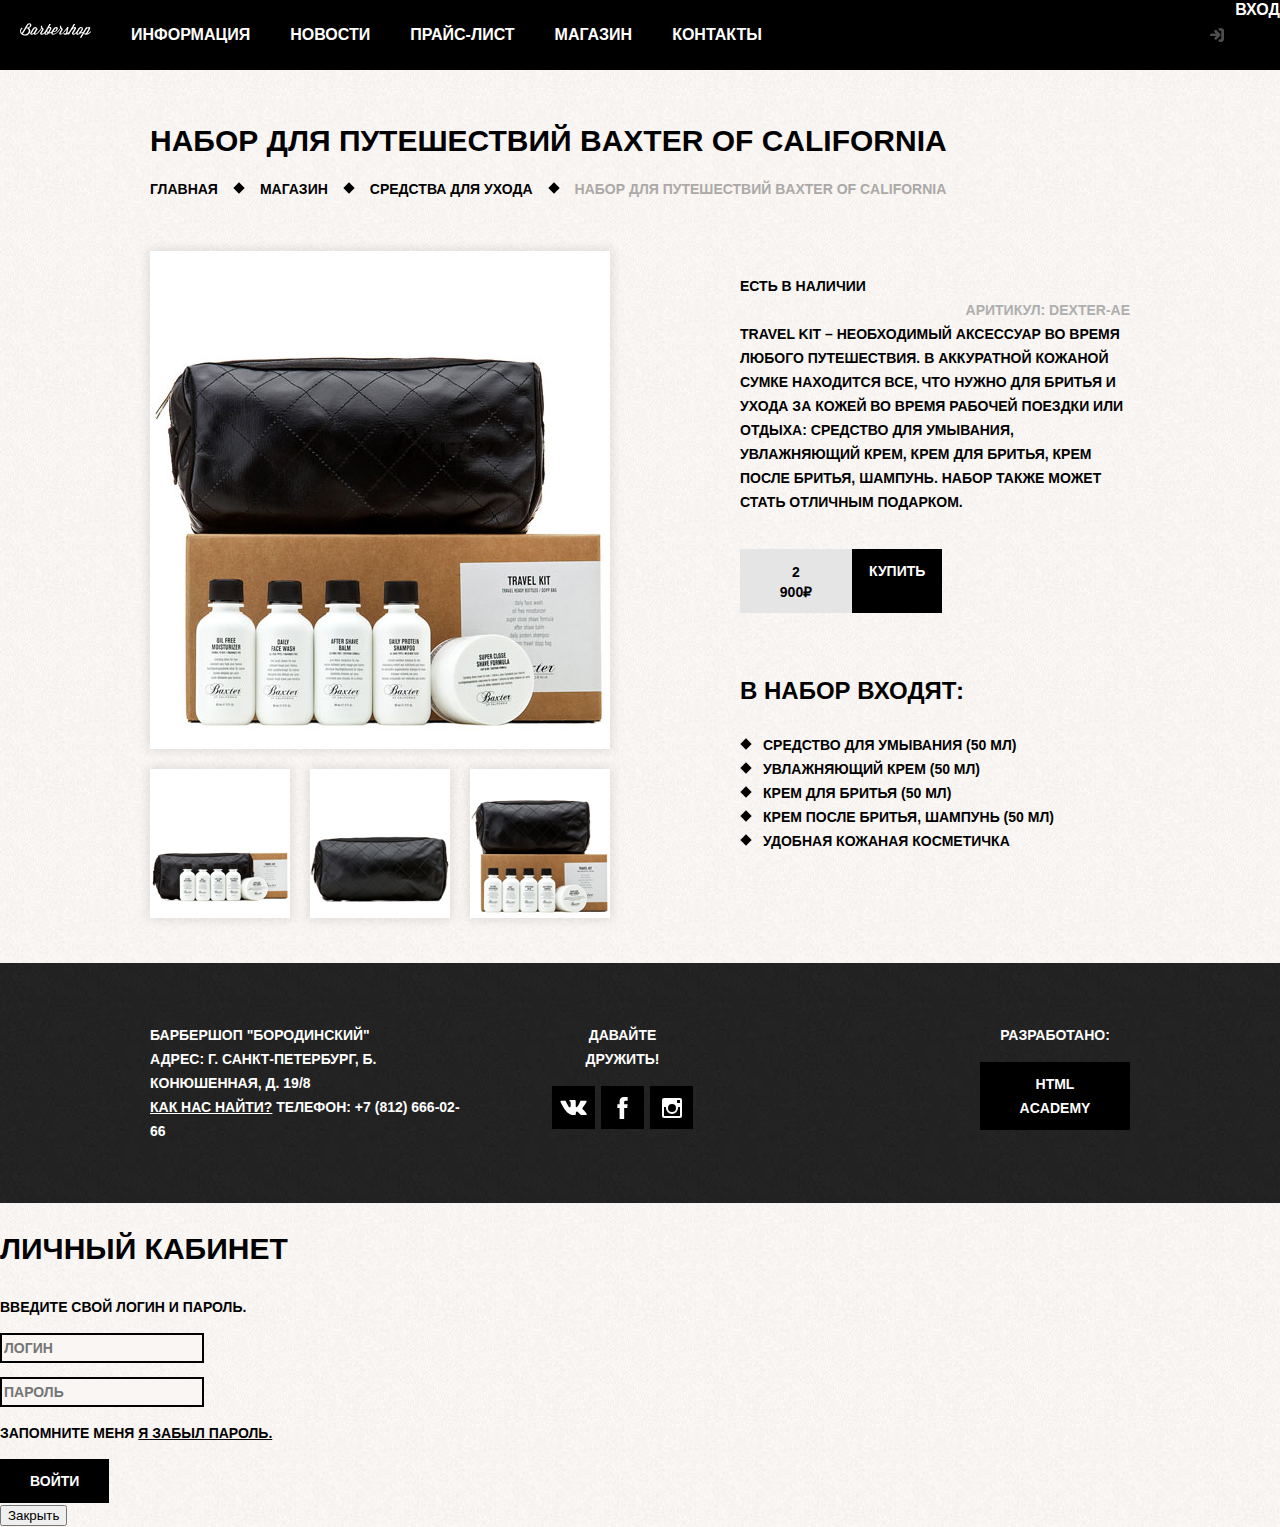
<file: catalog-item.html>
<!DOCTYPE html>
<html lang="ru">
    <head>
        <meta charset="utf-8">
        <title>Барбершоп "Бородинский"</title>
        <link rel="stylesheet" href="css/style.css">
    </head>
    <body class="inner-page">
        <header class="main-header">
            <nav class="main-navigation">
                <a class="main-header-logo" href="index.html">
                    <img src="img/logo.svg" width="111" height="24" alt="Логотопип барбершопа Бородинский">
                </a>
                <ul class="site-navigation">
                    <li><a href="info.html">Информация</a></li>
                    <li><a href="news.html">Новости</a></li>
                    <li><a href="price.html">Прайс-лист</a></li>
                    <li class="site-navigation-current"><a href="catalog.html">Магазин</a></li>
                    <li><a href="contacts.html">Контакты</a></li>
                </ul>
                <ul class="user-navigation">
                    <li class="login-link">Вход</li>
                </ul>
            </nav>
        </header>
        <main class="container">
            <h1 class="page-title">Набор для путешествий Baxter of California</h1>
            <ul class="breadcrumbs">
                <li><a href="index.html">Главная</a></li>
                <li><a href="#">Магазин</a></li>
                <li><a href="#">Средства для ухода</a></li>
                <li class="breadcrumbs-current">Набор для путешествий Baxter of California</li>
            </ul>

            <div class="item-info">
                <section class="product-photos">
                    <h2 class="visually-hidden">Изображение товара</h2>
                    <p class="product-photo-full">
                        <img src="img/product-big.jpg" width="460" height="498" alt="Фото всего набора">
                    </p>
                    <ul class="product-photo-preview">
                        <li><img src="img/product-small-1.jpg" width="140" height="149" alt="Фото в анфас"></li>
                        <li><img src="img/product-small-2.jpg" width="140" height="149" alt="Фото в профиль"></li>
                        <li><img src="img/product-small-3.jpg" width="140" height="149" alt="Фото отдельной части"></li>
                    </ul>
                </section>

                <section class="product-info">
                    <h2 class="visually-hidden">Описание товара</h2>
                    <p class="product-availability">Есть в наличии</p>
                    <p class="product-article">Аритикул: dexter-ae</p>
                    <p class="product-text">Travel Kit – необходимый аксессуар во время любого путешествия. В аккуратной кожаной сумке находится все, что нужно для бритья и ухода за кожей во время рабочей поездки или отдыха: средство для умывания, увлажняющий крем, крем для бритья, крем после бритья, шампунь. Набор также может стать отличным подарком.</p>
                    <p class="product-price">
                        <b>2 900₽</b>
                        <a class="button" href="#">Купить</a>
                    </p>
                    <h3>В набор входят:</h3>
                    <ul>
                        <li>Средство для умывания (50 мл)</li>
                        <li>Увлажняющий крем (50 мл)</li>
                        <li>Крем для бритья (50 мл)</li>
                        <li>Крем после бритья, шампунь (50 мл)</li>
                        <li>Удобная кожаная косметичка</li>
                    </ul>
                </section>
            </div>    
        </main>
        <footer class="main-footer">
            <div class="container">
                <p class="footer-contacts">Барбершоп "Бородинский"<br>
                    Адрес: г. Санкт-Петербург, Б. Конюшенная, д. 19/8<br>
                    <a href="map.html">Как нас найти?</a>
                    Телефон: +7 (812) 666-02-66
                </p>
                <div class="footer-social">
                    <b>Давайте дружить!</b>
                    <ul>
                        <li><a class="social-button" href="#"><span class="visually-hidden">Вконтакте</span>
                            <svg xmlns="http://www.w3.org/2000/svg" width="27" height="15" viewBox="0 0 26.14 14.91"><path d="M26 13.47l-.09-.17a13.55 13.55 0 0 0-2.6-3q-.87-.83-1.1-1.12A1 1 0 0 1 22 8a10.27 10.27 0 0 1 1.22-1.78l.88-1.16q2.35-3.13 2-4L26 .94a.8.8 0 0 0-.4-.22 2.14 2.14 0 0 0-.87 0h-3.92a.51.51 0 0 0-.27 0h-.3a.6.6 0 0 0-.15.14.93.93 0 0 0-.14.24 22.22 22.22 0 0 1-1.46 3.06q-.5.84-.93 1.46a7 7 0 0 1-.71.91 4.94 4.94 0 0 1-.52.47q-.23.18-.35.15l-.23-.05a.9.9 0 0 1-.31-.33 1.49 1.49 0 0 1-.16-.53V1.6a3.14 3.14 0 0 0 0-.62 2.12 2.12 0 0 0-.14-.44.73.73 0 0 0-.28-.33 1.57 1.57 0 0 0-.46-.18A9 9 0 0 0 12.57 0a8.93 8.93 0 0 0-3.25.33 1.83 1.83 0 0 0-.52.41q-.25.3-.07.33a1.67 1.67 0 0 1 1.16.59l.08.16a2.6 2.6 0 0 1 .19.63 6.32 6.32 0 0 1 .12 1 10.59 10.59 0 0 1 0 1.7q-.07.71-.13 1.1a2.21 2.21 0 0 1-.18.64 2.69 2.69 0 0 1-.16.3l-.07.07a1 1 0 0 1-.37.07.86.86 0 0 1-.46-.19 3.27 3.27 0 0 1-.56-.52 7 7 0 0 1-.66-.93q-.37-.6-.76-1.42l-.22-.39q-.2-.38-.56-1.11t-.62-1.43A.9.9 0 0 0 5.2.9h-.07a.93.93 0 0 0-.22-.16A1.44 1.44 0 0 0 4.6.65L.87.68A1 1 0 0 0 .1.94L0 1a.44.44 0 0 0 0 .22 1.08 1.08 0 0 0 .08.37Q.9 3.53 1.86 5.31t1.66 2.87Q4.23 9.27 5 10.24t1 1.24l.37.41.34.33a8.06 8.06 0 0 0 1 .78 16.34 16.34 0 0 0 1.4.9 7.6 7.6 0 0 0 1.79.72 6.19 6.19 0 0 0 2 .22h1.57a1.08 1.08 0 0 0 .72-.3l.05-.07a.9.9 0 0 0 .1-.25 1.38 1.38 0 0 0 0-.37 4.48 4.48 0 0 1 .09-1.05 2.77 2.77 0 0 1 .23-.71 1.74 1.74 0 0 1 .29-.4 1.19 1.19 0 0 1 .23-.2h.11a.86.86 0 0 1 .77.21 4.52 4.52 0 0 1 .83.79q.39.47.93 1.05a6.41 6.41 0 0 0 1 .87l.27.16a3.31 3.31 0 0 0 .71.3 1.53 1.53 0 0 0 .76.07l3.48-.05a1.58 1.58 0 0 0 .8-.17.68.68 0 0 0 .34-.37 1.06 1.06 0 0 0 0-.46 1.71 1.71 0 0 0-.1-.36z" fill="#fff"/></svg>
                        </a></li>
                        <li><a class="social-button" href="#"><span class="visually-hidden">Фейсбук</span>
                            <svg xmlns="http://www.w3.org/2000/svg" width="19" height="22" viewBox="0 0 10.15 21.74"><path d="M3.34 1.12A4.77 4.77 0 0 1 6.53 0h3.61v3.81H7.81a1.07 1.07 0 0 0-1.09.83v2.55h3.42c-.08 1.23-.24 2.45-.41 3.67h-3v10.87H2.21V10.86H0V7.21h2.19V3.66a3.83 3.83 0 0 1 1.15-2.54z" fill="#fff"/></svg>
                        </a></li>
                        <li><a class="social-button" href="#"><span class="visually-hidden">Инстаграм</span>
                            <svg xmlns="http://www.w3.org/2000/svg" width="20" height="20" viewBox="0 0 20 20"><path d="M18 0H2a2 2 0 0 0-2 2v16a2 2 0 0 0 2 2h16a2 2 0 0 0 2-2V2a2 2 0 0 0-2-2zm-8 6a4 4 0 1 1-4 4 4 4 0 0 1 4-4zM2.5 18a.47.47 0 0 1-.5-.5V9h2.1a3.4 3.4 0 0 0-.1 1 6 6 0 1 0 12 0 3.4 3.4 0 0 0-.1-1H18v8.5a.47.47 0 0 1-.5.5zM18 4.5a.47.47 0 0 1-.5.5h-2a.47.47 0 0 1-.5-.5v-2a.47.47 0 0 1 .5-.5h2a.47.47 0 0 1 .5.5z" fill="#fff"/></svg>
                        </a></li>
                    </ul>
                </div>
                <p class="footer-copyright">
                    <b>Разработано:</b>
                    <a class="button" href="https://htmlacademy.ru">HTML Academy</a>
                </p>
            </div>    
        </footer>
        
        <section class="modal modal-login">
            <h2>Личный кабинет</h2>
            <p>Введите свой логин и пароль.</p>
            <form class="login-form" action="https://echo.htmlacademy.ru" method="POST">
                <p>
                    <label class="visually-hidden" for="user-login">Логин</label>
                    <input class="login-icon-user" itemref="user-login" type="text" name="login" placeholder="Логин">
                </p>
                <p>
                    <label class="visually-hidden" for="user-password">Пароль</label>
                    <input class="login-icon-password" id="user-password" type="password" name="password" placeholder="Пароль">
                </p>
                <p class="login-password-info">
                    <label class="login-checkbox" name="remember" class="visually-hidden">
                        <input type="checkbox" name="remember" class="visually-hidden">
                        <span class="checkbox-indicator"></span>
                        Запомните меня
                    </label>
                    <a class="restore" href="#">Я забыл пароль.</a>
                </p>
                <button class="button" type="submit">Войти</button>
            </form>
            <button class="modal-close" type="button">Закрыть</button>
        </section>
    </body>
</html>
</file>
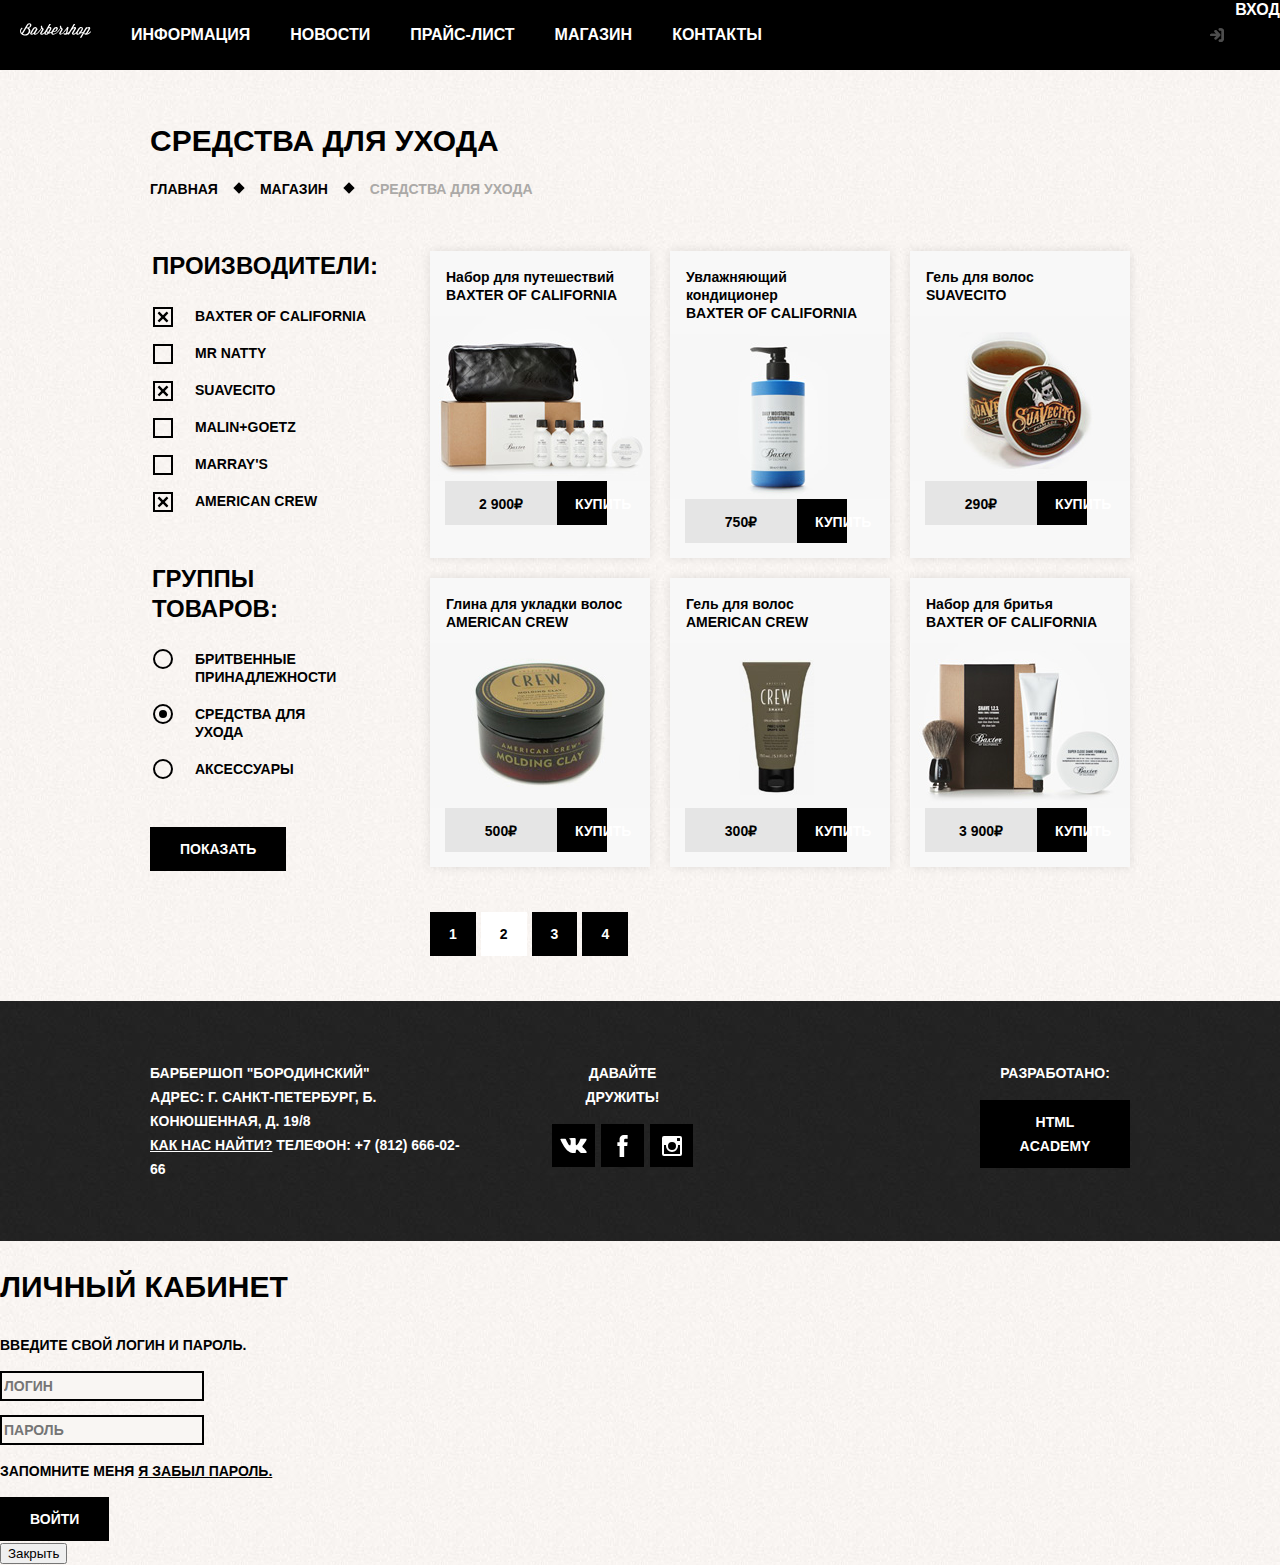
<file: catalog.html>
<!DOCTYPE html>
<html lang="ru">
    <head>
        <meta charset="utf-8">
        <title>Барбершоп "Бородинский"</title>
        <link rel="stylesheet" href="css/style.css">
    </head>
    <body class="inner-page">
        <header class="main-header">
            <nav class="main-navigation">
                <a class="main-header-logo" href="index.html">
                    <img src="img/logo.svg" width="111" height="24" alt="Логотопип барбершопа Бородинский">
                </a>
                <ul class="site-navigation">
                    <li><a href="info.html">Информация</a></li>
                    <li><a href="news.html">Новости</a></li>
                    <li><a href="price.html">Прайс-лист</a></li>
                    <li class="site-navigation-current"><a href="catalog.html">Магазин</a></li>
                    <li><a href="contacts.html">Контакты</a></li>
                </ul>
                <ul class="user-navigation">
                    <li class="login-link">Вход</li>
                </ul>
            </nav>
        </header>
        <main class="container">
            <h1 class="page-title">Средства для ухода</h1>

            <ul class="breadcrumbs">
                <li><a href="index.html">Главная</a></li>
                <li><a href="catalog.html">Магазин</a></li>
                <li class="breadcrumbs-current">Средства для ухода</li>
            </ul>
            
            <div class="catalog-columns">
                <section class="filters">
                    <h2 class="visually-hidden">Фильтр товаров</h2>
                    <form class="filter" method="GET" action="https://echo.htmlacademy.ru">
                        <fieldset>
                            <legend>Производители:</legend>
                            <ul>
                                <li class="filter-option">
                                    <input class="visually-hidden filter-input filter-input-checkbox" id="filter-baxter-of-california" type="checkbox" name="baxter-of-california" checked>
                                    <label for="filter-baxter-of-california">Baxter of California</label>
                                </li>
                                <li class="filter-option">
                                    <input class="visually-hidden filter-input filter-input-checkbox" id="filter-mr-natty" type="checkbox" name="mr-natty">
                                    <label for="filter-mr-natty">Mr Natty</label>
                                </li>
                                <li class="filter-option">
                                    <input class="visually-hidden filter-input filter-input-checkbox" id="filter-suavecito" type="checkbox" name="suavecito" checked>
                                    <label for="filter-suavecito">Suavecito</label>
                                </li>
                                <li class="filter-option">
                                    <input class="visually-hidden filter-input filter-input-checkbox" id="filter-malin-goetz" type="checkbox" name="malin-goetz">
                                    <label for="filter-malin-goetz">Malin+Goetz</label>
                                    
                                </li>
                                <li class="filter-option">
                                    <input class="visually-hidden filter-input filter-input-checkbox" id="filter-marrays" type="checkbox" name="murrays" >
                                    <label for="filter-marrays">Marray's</label>
                                </li>
                                <li class="filter-option">
                                    <input class="visually-hidden filter-input filter-input-checkbox" id="filter-american-crew" type="checkbox" name="american-crew" checked>
                                    <label for="filter-american-crew">American Crew</label>
                                </li>
                            </ul>
                        </fieldset>
                        <fieldset>
                            <legend>Группы товаров:</legend>
                            <ul>
                                <li class="filter-option">
                                    <input class="visually-hidden filter-input filter-input-radio" type="radio" name="product-group" value="shaving" id="filter-shave">
                                    <label for="filter-shave">Бритвенные принадлежности</label>
                                </li>
                                <li class="filter-option">   
                                    <input class="visually-hidden filter-input filter-input-radio" type="radio" name="product-group" value="hair-care" id="filter-care" checked>
                                    <label for="filter-care">Средства для ухода</label>
                                </li>
                                <li class="filter-option">    
                                    <input class="visually-hidden filter-input filter-input-radio" type="radio" name="product-group" value="accessories" id="filter-accessories">
                                    <label for="filter-accessories">Аксессуары</label>
                                </li>
                            </ul>
                        </fieldset>
                        <button type="submit" class="filter-button button">Показать</button>
                    </form>
                </section>

                <section class="catalog">
                    <h2 class="visually-hidden">Список средств для ухода</h2>
                    <ul class="catalog-list">
                        <li class="catalog-item">
                            <a href="catalog-item.html">
                                <h3>
                                    <span class="catalog-category">Набор для путешествий</span>
                                    <span class="catalog-item-title">Baxter of California</span>
                                </h3>
                            </a>    
                            <p class="catalog-item-image">
                                <img src="img/product-1.jpg" width="220" height="165" alt="Набор для путешествий Baxter of California">     
                            </p>
                            <p class="catalog-item-price">
                                <b>2 900₽</b>
                                <a class="button" href="#">Купить</a>
                            </p>    
                        </li>
                        
                        <li class="catalog-item">
                            <a href="catalog-item.html">
                                <h3>
                                    <span class="catalog-category">Увлажняющий кондиционер</span>
                                    <span class="catalog-item-title">Baxter of California</span>
                                </h3>
                            </a>
                            <p class="catalog-item-image">    
                                <img src="img/product-2.jpg" width="220" height="165" alt="Увлажняющий кондиционер Baxter of California">                               
                            </p>
                            <p class="catalog-item-price">
                                <b>750₽</b>
                                <a class="button" href="#">Купить</a>
                            </p>    
                        </li>
                        
                        <li class="catalog-item">
                            <a href="catalog-item.html">
                                <h3>
                                    <span class="catalog-category">Гель для волос</span>
                                    <span class="catalog-item-title">Suavecito</span>
                                </h3>
                            </a>
                            <p class="catalog-item-image">
                                    <img src="img/product-3.jpg" width="220" height="165" alt="Набор для путешествий Baxter of California">    
                            </p>
                            <p class="catalog-item-price">
                                <b>290₽</b>
                                <a class="button" href="#">Купить</a>
                            </p>    
                        </li>
                        
                        <li class="catalog-item">
                            <a href="catalog-item.html">
                                <h3>
                                    <span class="catalog-category">Глина для укладки волос</span>
                                    <span class="catalog-item-title">American crew</span>
                                </h3>
                            </a>
                            <p class="catalog-item-image">
                                    <img src="img/product-4.jpg" width="220" height="165" alt="Набор для путешествий Baxter of California">    
                            </p>
                            <p class="catalog-item-price">
                                <b>500₽</b>
                                <a class="button" href="#">Купить</a>
                            </p>    
                        </li>
                    
                        <li class="catalog-item">
                            <h3>
                                <a href="catalog-item.html">
                                    <span class="catalog-category">Гель для волос</span>
                                    <span class="catalog-item-title">American crew</span>
                                </a>
                            </h3>
                            <p class="catalog-item-image">
                                <a href="catalog-item.html">
                                    <img src="img/product-5.jpg" width="220" height="165" alt="Набор для путешествий Baxter of California">
                                </a>    
                            </p>
                            <p class="catalog-item-price">
                                <b>300₽</b>
                                <a class="button" href="#">Купить</a>
                            </p>    
                        </li>
                        
                        <li class="catalog-item">
                            <h3>
                                <a href="catalog-item.html">
                                    <span class="catalog-category">Набор для бритья</span>
                                    <span class="catalog-item-title">Baxter of California</span>
                                </a>
                            </h3>
                            <p class="catalog-item-image">
                                <a href="catalog-item.html">
                                    <img src="img/product-6.jpg" width="220" height="165" alt="Набор для путешествий Baxter of California">
                                </a>    
                            </p>
                            <p class="catalog-item-price">
                                <b>3 900₽</b>
                                <a class="button" href="#">Купить</a>
                            </p>    
                        </li>
                    </ul>
                    <ul class="pagination-list">
                        <li class="pagination-item"><a href="#">1</a></li>
                        <li class="pagination-item pagination-item-current"><a>2</a></li>
                        <li class="pagination-item"><a href="#">3</a></li>
                        <li class="pagination-item"><a href="#">4</a></li>
                    </ul>
                </section>
            </div>    
        </main>
        <footer class="main-footer">
            <div class="container">
                <p class="footer-contacts">Барбершоп "Бородинский"<br>
                    Адрес: г. Санкт-Петербург, Б. Конюшенная, д. 19/8<br>
                    <a href="map.html">Как нас найти?</a>
                    Телефон: +7 (812) 666-02-66
                </p>
                <div class="footer-social">
                    <b>Давайте дружить!</b>
                    <ul>
                        <li><a class="social-button" href="#"><span class="visually-hidden">Вконтакте</span>
                            <svg xmlns="http://www.w3.org/2000/svg" width="27" height="15" viewBox="0 0 26.14 14.91"><path d="M26 13.47l-.09-.17a13.55 13.55 0 0 0-2.6-3q-.87-.83-1.1-1.12A1 1 0 0 1 22 8a10.27 10.27 0 0 1 1.22-1.78l.88-1.16q2.35-3.13 2-4L26 .94a.8.8 0 0 0-.4-.22 2.14 2.14 0 0 0-.87 0h-3.92a.51.51 0 0 0-.27 0h-.3a.6.6 0 0 0-.15.14.93.93 0 0 0-.14.24 22.22 22.22 0 0 1-1.46 3.06q-.5.84-.93 1.46a7 7 0 0 1-.71.91 4.94 4.94 0 0 1-.52.47q-.23.18-.35.15l-.23-.05a.9.9 0 0 1-.31-.33 1.49 1.49 0 0 1-.16-.53V1.6a3.14 3.14 0 0 0 0-.62 2.12 2.12 0 0 0-.14-.44.73.73 0 0 0-.28-.33 1.57 1.57 0 0 0-.46-.18A9 9 0 0 0 12.57 0a8.93 8.93 0 0 0-3.25.33 1.83 1.83 0 0 0-.52.41q-.25.3-.07.33a1.67 1.67 0 0 1 1.16.59l.08.16a2.6 2.6 0 0 1 .19.63 6.32 6.32 0 0 1 .12 1 10.59 10.59 0 0 1 0 1.7q-.07.71-.13 1.1a2.21 2.21 0 0 1-.18.64 2.69 2.69 0 0 1-.16.3l-.07.07a1 1 0 0 1-.37.07.86.86 0 0 1-.46-.19 3.27 3.27 0 0 1-.56-.52 7 7 0 0 1-.66-.93q-.37-.6-.76-1.42l-.22-.39q-.2-.38-.56-1.11t-.62-1.43A.9.9 0 0 0 5.2.9h-.07a.93.93 0 0 0-.22-.16A1.44 1.44 0 0 0 4.6.65L.87.68A1 1 0 0 0 .1.94L0 1a.44.44 0 0 0 0 .22 1.08 1.08 0 0 0 .08.37Q.9 3.53 1.86 5.31t1.66 2.87Q4.23 9.27 5 10.24t1 1.24l.37.41.34.33a8.06 8.06 0 0 0 1 .78 16.34 16.34 0 0 0 1.4.9 7.6 7.6 0 0 0 1.79.72 6.19 6.19 0 0 0 2 .22h1.57a1.08 1.08 0 0 0 .72-.3l.05-.07a.9.9 0 0 0 .1-.25 1.38 1.38 0 0 0 0-.37 4.48 4.48 0 0 1 .09-1.05 2.77 2.77 0 0 1 .23-.71 1.74 1.74 0 0 1 .29-.4 1.19 1.19 0 0 1 .23-.2h.11a.86.86 0 0 1 .77.21 4.52 4.52 0 0 1 .83.79q.39.47.93 1.05a6.41 6.41 0 0 0 1 .87l.27.16a3.31 3.31 0 0 0 .71.3 1.53 1.53 0 0 0 .76.07l3.48-.05a1.58 1.58 0 0 0 .8-.17.68.68 0 0 0 .34-.37 1.06 1.06 0 0 0 0-.46 1.71 1.71 0 0 0-.1-.36z" fill="#fff"/></svg>
                        </a></li>
                        <li><a class="social-button" href="#"><span class="visually-hidden">Фейсбук</span>
                            <svg xmlns="http://www.w3.org/2000/svg" width="19" height="22" viewBox="0 0 10.15 21.74"><path d="M3.34 1.12A4.77 4.77 0 0 1 6.53 0h3.61v3.81H7.81a1.07 1.07 0 0 0-1.09.83v2.55h3.42c-.08 1.23-.24 2.45-.41 3.67h-3v10.87H2.21V10.86H0V7.21h2.19V3.66a3.83 3.83 0 0 1 1.15-2.54z" fill="#fff"/></svg>
                        </a></li>
                        <li><a class="social-button" href="#"><span class="visually-hidden">Инстаграм</span>
                            <svg xmlns="http://www.w3.org/2000/svg" width="20" height="20" viewBox="0 0 20 20"><path d="M18 0H2a2 2 0 0 0-2 2v16a2 2 0 0 0 2 2h16a2 2 0 0 0 2-2V2a2 2 0 0 0-2-2zm-8 6a4 4 0 1 1-4 4 4 4 0 0 1 4-4zM2.5 18a.47.47 0 0 1-.5-.5V9h2.1a3.4 3.4 0 0 0-.1 1 6 6 0 1 0 12 0 3.4 3.4 0 0 0-.1-1H18v8.5a.47.47 0 0 1-.5.5zM18 4.5a.47.47 0 0 1-.5.5h-2a.47.47 0 0 1-.5-.5v-2a.47.47 0 0 1 .5-.5h2a.47.47 0 0 1 .5.5z" fill="#fff"/></svg>
                        </a></li>
                    </ul>
                </div>
                <p class="footer-copyright">
                    <b>Разработано:</b>
                    <a class="button" href="https://htmlacademy.ru">HTML Academy</a>
                </p>
            </div>    
        </footer>
        
        <section class="modal modal-login">
            <h2>Личный кабинет</h2>
            <p>Введите свой логин и пароль.</p>
            <form class="login-form" action="https://echo.htmlacademy.ru" method="POST">
                <p>
                    <label class="visually-hidden" for="user-login">Логин</label>
                    <input class="login-icon-user" itemref="user-login" type="text" name="login" placeholder="Логин">
                </p>
                <p>
                    <label class="visually-hidden" for="user-password">Пароль</label>
                    <input class="login-icon-password" id="user-password" type="password" name="password" placeholder="Пароль">
                </p>
                <p class="login-password-info">
                    <label class="login-checkbox" name="remember" class="visually-hidden">
                        <input type="checkbox" name="remember" class="visually-hidden">
                        <span class="checkbox-indicator"></span>
                        Запомните меня
                    </label>
                    <a class="restore" href="#">Я забыл пароль.</a>
                </p>
                <button class="button" type="submit">Войти</button>
            </form>
            <button class="modal-close" type="button">Закрыть</button>
        </section>
    </body>
</html>
</file>
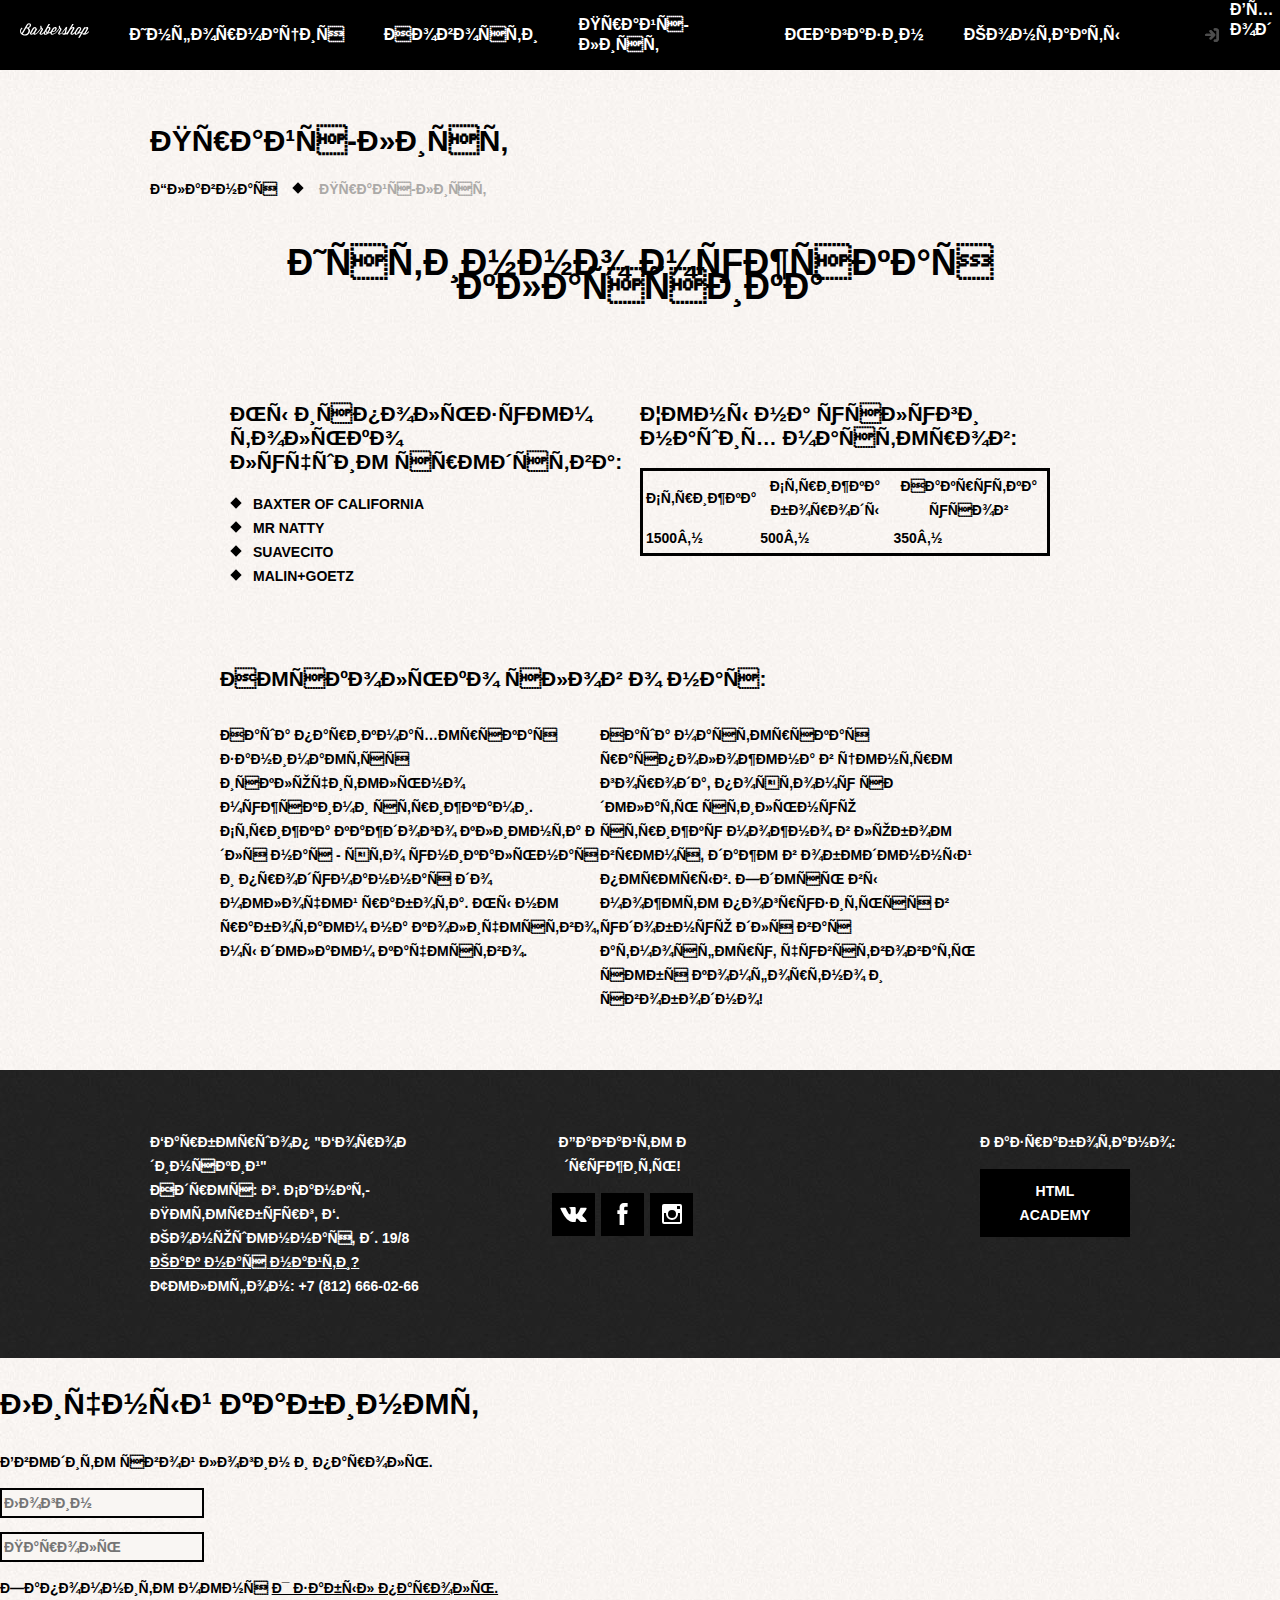
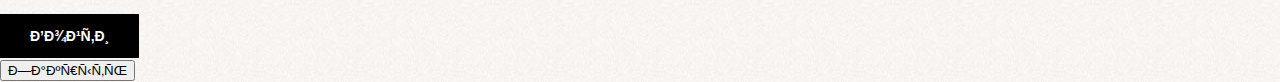
<file: price.html>
<!DOCTYPE html>
<html lang="ru">
    <head>
        <meta charset="urf-8">
        <title>Барбершоп "Бородинский"</title>
        <link rel="stylesheet" href="css/style.css">
    </head>
    <body class="inner-page">
        <header class="main-header">
            <nav class="main-navigation">
                <a class="main-header-logo" href="index.html">
                    <img src="img/logo.svg" width="111" height="24" alt="Логотопип барбершопа Бородинский">
                </a>
                <ul class="site-navigation">
                    <li><a href="info.html">Информация</a></li>
                    <li><a href="news.html">Новости</a></li>
                    <li><a href="price.html">Прайс-лист</a></li>
                    <li class="site-navigation-current"><a href="catalog.html">Магазин</a></li>
                    <li><a href="contacts.html">Контакты</a></li>
                </ul>
                <ul class="user-navigation">
                    <li class="login-link">Вход</li>
                </ul>
            </nav>
        </header>
        <main class="container">
            <h1 class="page-title">Прайс-лист</h1>

            <ul class="breadcrumbs">
                <li><a href="index.html">Главная</a></li>
                <li class="breadcrumbs-current">Прайс-лист</li>
            </ul>  

            <p class="slogan">Истинно мужская классика</p>

            <div class="first-part">
                <section class="best-items">
                    <h2>Мы используем только <br> лучшие средства:</h2>
                    <ul>
                        <li>Baxter of California</li>
                        <li>Mr Natty</li>
                        <li>Suavecito</li>
                        <li>Malin+Goetz</li>
                    </ul>
                </section>
            
                <section class="price">
                    <h2> Цены на услуги <br> наших мастеров:</h2>
                    <table class="table-price">
                        <tr>
                            <th>Стрижка</th>
                            <th>Стрижка бороды</th>
                            <th>Накрутка усов</th>
                        </tr>
                        <tr>
                            <td>1500₽</td>
                            <td>500₽</td>
                            <td>350₽</td>
                        </tr>
                    </table>
                </section>
            </div>
            
            <div class="second-part">
                <section class="our-information">
                    <h2>Несколько слов о нас:</h2>
                    <p class="content">Наша парикмахерская занимается исключительно мужскими стрижками. Стрижка каждого клиента для нас - это уникальная и продуманная до мелочей работа. Мы не работаем на количество, мы делаем качество.</p>
                    <p class="content">Наша мастерская расположена в центре города, поэтому сделать стильную стрижку можно в любое время, даже в обеденный перерыв. Здесь вы можете погрузиться в удобную для вас атмосферу, чувствовать себя комфортно и свободно!</p>
                </section>
            </div>

        </main>    
        <footer class="main-footer">
            <div class="container">
                <p class="footer-contacts">Барбершоп "Бородинский"<br>
                    Адрес: г. Санкт-Петербург, Б. Конюшенная, д. 19/8<br>
                    <a href="map.html">Как нас найти?</a>
                    Телефон: +7 (812) 666-02-66
                </p>
                <div class="footer-social">
                    <b>Давайте дружить!</b>
                    <ul>
                        <li><a class="social-button" href="#"><span class="visually-hidden">Вконтакте</span>
                            <svg xmlns="http://www.w3.org/2000/svg" width="27" height="15" viewBox="0 0 26.14 14.91"><path d="M26 13.47l-.09-.17a13.55 13.55 0 0 0-2.6-3q-.87-.83-1.1-1.12A1 1 0 0 1 22 8a10.27 10.27 0 0 1 1.22-1.78l.88-1.16q2.35-3.13 2-4L26 .94a.8.8 0 0 0-.4-.22 2.14 2.14 0 0 0-.87 0h-3.92a.51.51 0 0 0-.27 0h-.3a.6.6 0 0 0-.15.14.93.93 0 0 0-.14.24 22.22 22.22 0 0 1-1.46 3.06q-.5.84-.93 1.46a7 7 0 0 1-.71.91 4.94 4.94 0 0 1-.52.47q-.23.18-.35.15l-.23-.05a.9.9 0 0 1-.31-.33 1.49 1.49 0 0 1-.16-.53V1.6a3.14 3.14 0 0 0 0-.62 2.12 2.12 0 0 0-.14-.44.73.73 0 0 0-.28-.33 1.57 1.57 0 0 0-.46-.18A9 9 0 0 0 12.57 0a8.93 8.93 0 0 0-3.25.33 1.83 1.83 0 0 0-.52.41q-.25.3-.07.33a1.67 1.67 0 0 1 1.16.59l.08.16a2.6 2.6 0 0 1 .19.63 6.32 6.32 0 0 1 .12 1 10.59 10.59 0 0 1 0 1.7q-.07.71-.13 1.1a2.21 2.21 0 0 1-.18.64 2.69 2.69 0 0 1-.16.3l-.07.07a1 1 0 0 1-.37.07.86.86 0 0 1-.46-.19 3.27 3.27 0 0 1-.56-.52 7 7 0 0 1-.66-.93q-.37-.6-.76-1.42l-.22-.39q-.2-.38-.56-1.11t-.62-1.43A.9.9 0 0 0 5.2.9h-.07a.93.93 0 0 0-.22-.16A1.44 1.44 0 0 0 4.6.65L.87.68A1 1 0 0 0 .1.94L0 1a.44.44 0 0 0 0 .22 1.08 1.08 0 0 0 .08.37Q.9 3.53 1.86 5.31t1.66 2.87Q4.23 9.27 5 10.24t1 1.24l.37.41.34.33a8.06 8.06 0 0 0 1 .78 16.34 16.34 0 0 0 1.4.9 7.6 7.6 0 0 0 1.79.72 6.19 6.19 0 0 0 2 .22h1.57a1.08 1.08 0 0 0 .72-.3l.05-.07a.9.9 0 0 0 .1-.25 1.38 1.38 0 0 0 0-.37 4.48 4.48 0 0 1 .09-1.05 2.77 2.77 0 0 1 .23-.71 1.74 1.74 0 0 1 .29-.4 1.19 1.19 0 0 1 .23-.2h.11a.86.86 0 0 1 .77.21 4.52 4.52 0 0 1 .83.79q.39.47.93 1.05a6.41 6.41 0 0 0 1 .87l.27.16a3.31 3.31 0 0 0 .71.3 1.53 1.53 0 0 0 .76.07l3.48-.05a1.58 1.58 0 0 0 .8-.17.68.68 0 0 0 .34-.37 1.06 1.06 0 0 0 0-.46 1.71 1.71 0 0 0-.1-.36z" fill="#fff"/></svg>
                        </a></li>
                        <li><a class="social-button" href="#"><span class="visually-hidden">Фейсбук</span>
                            <svg xmlns="http://www.w3.org/2000/svg" width="19" height="22" viewBox="0 0 10.15 21.74"><path d="M3.34 1.12A4.77 4.77 0 0 1 6.53 0h3.61v3.81H7.81a1.07 1.07 0 0 0-1.09.83v2.55h3.42c-.08 1.23-.24 2.45-.41 3.67h-3v10.87H2.21V10.86H0V7.21h2.19V3.66a3.83 3.83 0 0 1 1.15-2.54z" fill="#fff"/></svg>
                        </a></li>
                        <li><a class="social-button" href="#"><span class="visually-hidden">Инстаграм</span>
                            <svg xmlns="http://www.w3.org/2000/svg" width="20" height="20" viewBox="0 0 20 20"><path d="M18 0H2a2 2 0 0 0-2 2v16a2 2 0 0 0 2 2h16a2 2 0 0 0 2-2V2a2 2 0 0 0-2-2zm-8 6a4 4 0 1 1-4 4 4 4 0 0 1 4-4zM2.5 18a.47.47 0 0 1-.5-.5V9h2.1a3.4 3.4 0 0 0-.1 1 6 6 0 1 0 12 0 3.4 3.4 0 0 0-.1-1H18v8.5a.47.47 0 0 1-.5.5zM18 4.5a.47.47 0 0 1-.5.5h-2a.47.47 0 0 1-.5-.5v-2a.47.47 0 0 1 .5-.5h2a.47.47 0 0 1 .5.5z" fill="#fff"/></svg>
                        </a></li>
                    </ul>
                </div>
                <p class="footer-copyright">
                    <b>Разработано:</b>
                    <a class="button" href="https://htmlacademy.ru">HTML Academy</a>
                </p>
            </div>    
        </footer>
    
        <section class="modal modal-login">
            <h2>Личный кабинет</h2>
            <p>Введите свой логин и пароль.</p>
            <form class="login-form" action="https://echo.htmlacademy.ru" method="POST">
                <p>
                    <label class="visually-hidden" for="user-login">Логин</label>
                    <input class="login-icon-user" itemref="user-login" type="text" name="login" placeholder="Логин">
                </p>
                <p>
                    <label class="visually-hidden" for="user-password">Пароль</label>
                    <input class="login-icon-password" id="user-password" type="password" name="password" placeholder="Пароль">
                </p>
                <p class="login-password-info">
                    <label class="login-checkbox" name="remember" class="visually-hidden">
                        <input type="checkbox" name="remember" class="visually-hidden">
                        <span class="checkbox-indicator"></span>
                        Запомните меня
                    </label>
                    <a class="restore" href="#">Я забыл пароль.</a>
                </p>
                <button class="button" type="submit">Войти</button>
            </form>
            <button class="modal-close" type="button">Закрыть</button>
        </section>
    </body>    
</html>
</file>
<file: css/style.css>
*{
    box-sizing: border-box;
}

body {
    margin: 0;
    padding: 0;

    font-family: "PT Sans Narrow", Arial, sans-serif;
    font-size: 14px;
    line-height: 24px;
    font-weight: 700;
    color: #ffffff;
    text-transform: uppercase;

    background-color: #000000;
    background-image: url("../img/bg.jpg");
    background-position: top center;
    background-repeat: no-repeat;
}

.inner-page {
    color: #000000;

    background-color: #f9f6f3;
    background-image: url(../img/pattern-light.jpg);
    background-position: 0 0;
    background-repeat: repeat;
}

img {
    max-width: 100%;
    height: auto;
}

.visually-hidden:not(:focus):not(:active),
input[type="checkbox"].visually-hidden,
input[type="radio"].visually-hidden {
    position: absolute;
    width: 1px;
    height: 1px;
    margin: -1px;
    border: 0;
    padding: 0;
    white-space: nowrap;
    clip-path: inset(100%);
    clip: rect(0 0 0 0);
    overflow: hidden;
}

a {
    text-decoration: none;
}

.button{
    display: inline-block;
    margin-right: 16px;
    padding: 10px 30px;
    font: inherit;

    text-align: center;
    color: #ffffff;
    vertical-align: middle;
    text-transform: uppercase;

    background-color: #000000;
    border: none;
}

.button:hover,
.button:focus,
.button:active {
    background-color: #663d15;
}

.button.disabled,
.button:disabled {
    cursor: default;
    opacity: 0.5;
    background-color: #000000;
}

.main-navigation {
    font-size: 16px;
    line-height: 20px;
    color: #ffffff;

    background-color: #000000;
}

.site-navigation,
.user-navigation {
    list-style: none;
    display: flex;
    justify-content: space-between;
    margin-left: 40px;
    align-items: center;
} 

.site-navigation a,
.user-navigation a {
    display: block;
    padding: 25px 20px;
    vertical-align: middle;
    color:#ffffff ;
}

.site-navigation a:hover,
.site-navigation a:focus,
.user-navigation a:hover,
.user-navigation a:focus {
    background-color: #242424;
}



.feature-item {
    text-align: center;
    list-style: none
    
}

.feature-item h3 {
    position: relative;
    margin: 0;
    margin-bottom: 60px;
    font-size: 30px;
    line-height: 42px;
}

.feature-item h3::after {
    content: "";

    position: absolute;
    bottom: -30px;
    left: 50%;

    width: 20px;
    height: 20px;
    margin-left: -10px;

    background-color: #ffffff;

    transform: rotate(45deg);
}

.feature-item p {
    margin: 0 10px;
}

.index-columns {
    color: #000000;

    background-color: #f8f5f2;
    background-image:
        url("../img/line.png"),
        url("../img/pattern-light.jpg");
    background-position: center, 0 0;
    background-repeat: no-repeat, repeat;
}

.index-columns h2 {
    margin: 0;
    margin-bottom: 25px;
    

    font-size: 30px;
    line-height: 42px;
    
}

.news-list {
    margin: 0;
    margin-bottom: 25px;
    padding: 0;
    list-style: none;
}

.news-item {
    margin-bottom: 25px;
}

.news-item p {
    margin: 0;
}

.news-item time {
    text-transform: none;
}

.gallery-content {
    height: 164px;
    margin: 0;
    
    background-color: #cccccc;
    border: 7px solid #ffffff;
}

.gallery-content img {
    width: 286px;
    height: 164px;
}

.gallery-container {
    position: relative;

    height: 260px;
}

.gallery-button {
    box-sizing: border-box;
    position: absolute;
    bottom: 0;
    width: 140px;
    margin: 0;
}

.gallery-button-back {
    left: 0;
}

.gallery-button-next {
    right: 0;
}

.contacts p {
    margin: 0;
    margin-bottom: 25px;
}

.appointment-info {
    margin: 0;
    margin-bottom: 15px;
}

.appointment-form {
    display: flex;
    flex-wrap: wrap;
    justify-content: space-between;
}

.appointment-item {
    width: 140px;
    margin: 0;
    margin-bottom: 10px;
}

.appointment-item label {
    display: block;
    margin-bottom: 9px;
    margin-left: 15px;
}

.appointment-item input {
    box-sizing: border-box;
    width: 140px;
    padding-top: 8px;
    padding-left: 15px;
    padding-right: 15px;
    padding-bottom: 7px;
    
    font: inherit;

    background-color: transparent;
    border: 2px solid #000000;
}

.appointment-item input:focus {
    border-color: #663d15;
}

.appointment .button {
    display: block;
    width: 100%;
    margin-top: 10px;
    margin-right: 0;
}

.page-title {
    font-size: 30px;
    line-height: 42px;
}

.breadcrumbs {
    list-style: none;
    display: flex;
    justify-content: flex-start;
    flex-wrap: wrap;
    padding: 0;
    margin: 0;
    margin-bottom: 50px;
}

.breadcrumbs li {
    position: relative;
    margin-right: 42px;
}

.breadcrumbs li:last-child {
    margin-right: 0;
}

.breadcrumbs li::after {
    content: "";
    position: absolute;
    top: 7px;
    right: -25px;

    width: 8px;
    height: 8px;

    background-color: #000000;

    transform: rotate(45deg);
}

.breadcrumbs a {
    color: #000000;
}

.breadcrumbs a:hover,
.breadcrumbs a:focus {
    text-decoration: underline;
}

.breadcrumbs-current {
    color: #aba9a7;
}

.breadcrumbs-current::after {
    display: none;
}

.filter fieldset {
    padding: 0;
    margin: 0;
    margin-bottom: 30px;
    border: none;
}

.filter fieldset:first-child {
    margin-bottom: 35px;
}

.filter legend {
    margin-bottom: 26px;
    font-size: 24px;
    line-height: 30px;
}

.filter ul {
    padding: 0;
    margin: 0;
    list-style: none;
    line-height: 18px;
}

.filter-option {
    margin-bottom: 19px;
    padding-left: 45px;
}

.filter-option label {
    position: relative;
    display: block;
    cursor: pointer;
    user-select: none;
}

.filter-input-checkbox + label::before {
    content: "";
    position: absolute;
    left: -42px;
    top: 0;
    width: 16px;
    height: 16px;
    border: 2px solid #000000;
}

.filter-input-checkbox:checked + label::after {
    content: "";
    position: absolute;
    top: 4px;
    left: -38px;
    width: 12px;
    height: 12px;
    
    background-image: url("../img/cross.svg");
    background-repeat: no-repeat;
    background-position: 0 0;
}

.filter-input-radio + label::before {
    content: "";
    position: absolute;
    left: -42px;
    top: -1px;
    width: 16px;
    height: 16px;
    border: 2px solid #000000;
    border-radius: 50%;
}

.filter-input:hover+label,
.filter-input:focus+label {
    color: #663d15;
}

.filter-input:disabled+label {
    color: #000000;

    opacity: 0.5;
}

.filter-input-radio:checked + label::after {
    content: "";
    position: absolute;
    top: 5px;
    left: -36px;
    width: 8px;
    height: 8px;
    
    background-color: #000000;
    border-radius: 50%;
}

.catalog-list {
    list-style: none;
}

.catalog-item {
    width: 220px;
    margin-bottom: 20px;
    margin-right: 20px;

    background-color: #f8f8f8;
    box-shadow: 0 0 10px rgba(0, 0, 0, 0.1) ;
}

.catalog-item:hover {
    box-shadow: 0 0 10px rgba(0, 0, 0, 0.2);
}

.catalog-item a {
    display: flex;
    flex-direction: column;
    color: #000000;
}

.catalog-item h3 {
    order: 1;
    margin-top: 17px;
    margin-bottom: 12px;
    margin-left: 16px;
    margin-right: 15px;
    font-size: 14px;
    line-height: 18px;
}

.catalog-category {
    display: block;
    text-transform: none;
}

.catalog-item-image {
    width: 220px;
    height: 165px;
    margin: 0;
}

.catalog-item-price {
    display: flex;
    margin: 15px;
    margin-top: 0;
}

.catalog-item-price b {
    width: 112px;
    padding: 13px 25px 11px;
    font-size: 14px;
    line-height: 20px;
    text-align: center;

    background-color: #e5e5e5;
}

.catalog-item-price .button {
    width: 50px;
    padding: 13px 18px 11px;
    margin-right: 0;

    line-height: 20px;
    color: #ffffff;
}

.pagination-list {
    list-style: none;
    display: flex;
    flex-wrap: wrap;
    
}

.pagination-item {
    margin-right: 5px;
}

.pagination-item:last-child {
    margin-right: 0;
}

.pagination-item a {
    display: block;
    padding: 10px 19px;
    color:  #ffffff;

    background-color: #000000;
}

.pagination-item a:hover,
.pagination-item a:focus,
.pagination-item a:active {
    background-color: #663d15;
}

.pagination-item-current a {
    color: #000000;

    background-color: #ffffff;
}

.pagination-item-current a:hover,
.pagination-item-current a:focus,
.pagination-item-current a:active {
    color: #000000;

    background-color: #ffffff;
}

.product-photo-preview {
    list-style: none;
    display: flex;
    
    margin:0;
    padding: 0;
}

.item-info {
    display: flex;
    justify-content: space-between;

}

.product-photo-preview li {
    width: 140px;
    height: 149px;
    margin-right: 20px;
    box-shadow: 0 0 10px 2px rgba(0, 0, 0, 0.1);
}

.product-photo-preview li:nth-child(3n) {
    margin-right: 0;
}

.product-photo-full {
    width: 460px;
    height: 498px;
    margin: 0;
    margin-bottom: 20px;
    box-shadow: 0 0 10px 2px rgba(0, 0, 0, 0.1);
}

.product-description {
    display: flex;
    justify-content: space-between;
    padding-right: 10px;
    margin-bottom: 29px;
}

.product-description p {
    width: 200px;
}

.product-article {
    text-align: right;
    color: #aeaeae;
}

.product-price b {
    width: 112px;
    padding-top: 13px;
    padding-left: 36px;
    padding-right: 36px;
    padding-bottom: 11px;
    
    line-height: 20px;
    text-align: center;

    background-color: #e5e5e5;
    box-sizing: border-box;
}

.product-price .button {
    padding-left: 17px;
    padding-right: 17px;
}

.product-info {
    width: 390px;
    padding-top: 23px;
}

.product-info p {
    margin: 0;
}

.product-info h3 {
    margin: 0;
    margin-bottom: 27px;
    font-size: 24px;
    line-height: 30px;
}

.product-info .product-text {
    margin-bottom: 35px;
}

.product-info .product-price {
    display: flex;
    margin-bottom: 63px;
}

.product-info ul {
    margin: 0;
    padding: 0;
    list-style: none;
}

.product-info li {
    position: relative;
    padding-left: 23px;
    
}

.product-info li::before {
    content: "";
    position: absolute;
    top: 7px;
    left: 2px;
    width: 8px;
    height: 8px;
    background-color: #000000;
    transform: rotate(45deg);
}

.table-price {
    border: 3px solid #000000;
}

.main-footer {
    color: #ffffff;

    background-color: #212121;
    background-image: url("../img/pattern-dark.jpg");
    background-position: 0 0;
    background-repeat: repeat;
}

.footer-contacts a {
    color: #ffffff;
    text-decoration: underline;
}

.footer-contacts a:hover,
.footer-contacts a:focus {
    text-decoration: none;
}

.footer-social {
    text-align: center;
}

.footer-social ul {
    display: flex;
    flex-wrap: wrap;
    justify-content: space-between;
    width: 141px;
    margin: 0 auto;
    padding: 0;
    list-style: none;
}

.social-button {
    color: #ffffff;
}

.footer-copyright {
    text-align: center;
}

.footer-copyright .button:hover,
.footer-copyright .button:focus {
    color:  #000000;

    background-color: #ffffff;
}

.modal {
    color: #000000;

    background-color: #f8f3f0;
    background-image: url("../img/pattern-light.jpg");
    background-position: 0 0;
    background-repeat: repeat;
}

.modal h2 {
    font-size: 30px;
    line-height: 42px;
}

.login-form input[type="text"],
.login-form input[type="password"] {
    font: inherit;
    color: #000000;
    text-transform: uppercase;

    background-color: #f9f6f3;
    border: 2px solid #000000
}

.login-form input:focus {
    border-color: #663d15;
}

.login-checkbox:hover,
.login-checkbox:focus {
    color: #663d15;
}

.restore {
    color: #000000;
    text-decoration: underline;
}

.restore:hover,
.restore:focus {
    text-decoration: none;
}

.slogan {
    font-size: 36px;
    text-align: center ;
    
    
}

.best-items {
    min-height: 215px;
    width: 460px;
}

.best-items ul {
    margin: 0;
    padding: 0;
    list-style: none;
}

.best-items li {
    position: relative;
    padding-left: 23px;
}

.best-items li::before {
    content: "";
    position: absolute;
    top: 7px;
    left: 2px;
    width: 8px;
    height: 8px;
    background-color: #000000;
    transform: rotate(45deg);
}

.price {
    min-height: 215px;
    width: 460px;
}



.main-header {
    margin-bottom: 75px;
    min-height: 285px;
}

.main-navigation {
    display: flex;
    flex-direction: column;
    align-items: center;
    min-height: 285px;
    background-color: transparent;
}

.main-header-logo {
    order: 2;
    width: 368px;
    height: 153px;
    
}

.site-navigation {
    width: 620px;
    margin: 0;
    padding: 0;
    list-style: none;
    min-height: 70px;
    
}

.user-navigation {
    display: flex;
    max-width: 140px;
    margin: 0;
}

.user-navigation .login-link {
    position: relative;
    padding-left: 50px;
}

.login-link::before {
    content: "";
    position: absolute;
    top: 27px;
    left: 24px;
    width: 16px;
    height: 18px;
    background-image: url("../img/login.svg");
    background-repeat: no-repeat;
    background-position: 0 0;
    
    opacity: 0.3;
}

.login-link:hover::before,
.login-link:focus::before,
.login-link:active:before, {
    opacity: 1;
}

.main-navigation-wrapper {
    width: 100%;
    margin-bottom: 60px;
    min-height: 70px;
    background-color: #000000;
}

.container {
    width: 1000px;
    margin: 0 auto;
    padding: 0 10px;
}

.main-navigation-wrapper .container {
    display: flex;
    justify-content: space-between;
}

.features {
    margin-bottom: 80px;
}

.feature-list {
    display: flex;
    justify-content: space-between;
    min-height: 170px;
    margin: 0;
    padding: 0;
    list-style: none;
}

.feature-item {
    min-height: 170px;
    width: 300px;
}

.index-columns {
    display: flex;
    justify-content: space-between;
    padding: 50px 80px;
    margin-bottom: 35px;
}

.news {
    min-height: 315px;
    width: 380px;
}

.gallery {
    min-height: 315px;
    width: 300px;
}

.contacts {
    width: 380px;
    min-height: 295px;
}

.appointment {
    width: 300px;
    min-height: 340px;
}

.main-footer {
    padding: 60px 0;
    margin-top: 65px;
    min-height: 180px;
}

.main-footer .container {
    display: flex;
}

.footer-contacts {
    width: 320px;
    margin: 0;
    margin-right: 80px;
    min-height: 100px;
}

.footer-social {
    min-height: 100px;
    width: 145px;
}

.footer-social b {
    display: block;
    margin-bottom: 15px;
}

.social-button {
    display: flex;
    align-items: center;
    justify-content: center;
    width: 43px;
    height: 43px;

    background-color: #000000;
}

.social-button:hover,
.social-button:focus {
    background-color: #ffffff;
}

.social-button:hover path,
.social-button:focus path {
    fill: #000000;
}

.footer-copyright {
    width: 150px;
    margin: 0;
    margin-left: auto;
    min-height: 100px;
}

.footer-copyright .button {
    display: block;
    margin-right: 0;
}

.footer-copyright b {
    display: block;
    margin-bottom: 15px;
}

.inner-page .main-header {
    margin-bottom: 50px;
    background-color: #000000;
    min-height: 70px;
}

.inner-page .main-navigation {
    align-items: flex-start;
    flex-direction: row; 
    min-height: 70px;
}

.inner-page .main-header-logo {
    order: 0;
    width: 111px;
    height: 24px;
    padding: 23px 20px;
}

.inner-page .user-navigation {
    margin-left: auto;
    display: flex;
    align-items: center;

}

.inner-page .site-navigation {
    display: flex;
    justify-content: center;
    height: 70px;
    width: auto;
}

.page-title {
    margin: 0;
    margin-bottom: 15px;
    padding: 0;
    min-height: 42px;
}



.filters {
    width: 180px;
}

.catalog {
    width: 700px;
}

.catalog-columns {
    display: flex;
    justify-content: space-between;
}



.catalog-list {
    display: flex;
    flex-wrap: wrap;
    padding: 0;
    margin: 0;
    list-style: none;
    margin-bottom: 25px;
}

.catalog-item:nth-child(3n) {
    margin-right: 0;
}

.pagination-list {
    padding: 0;
    margin: 0;
    list-style: none;
}

.inner-page .main-footer {
    margin-top: 45px;
}

.product-photos {
    width: 460px;
    min-height: 667px;
}

.first-part {
    display: flex;
    justify-content: space-between;
    padding: 50px 80px;
    
}

.second-part {
    display: flex;
    justify-content: space-between;
    padding-left:70px;
    
}

.content {
    width: 380px;
    min-height: 80px;
    float: left;
    
}
</file>
